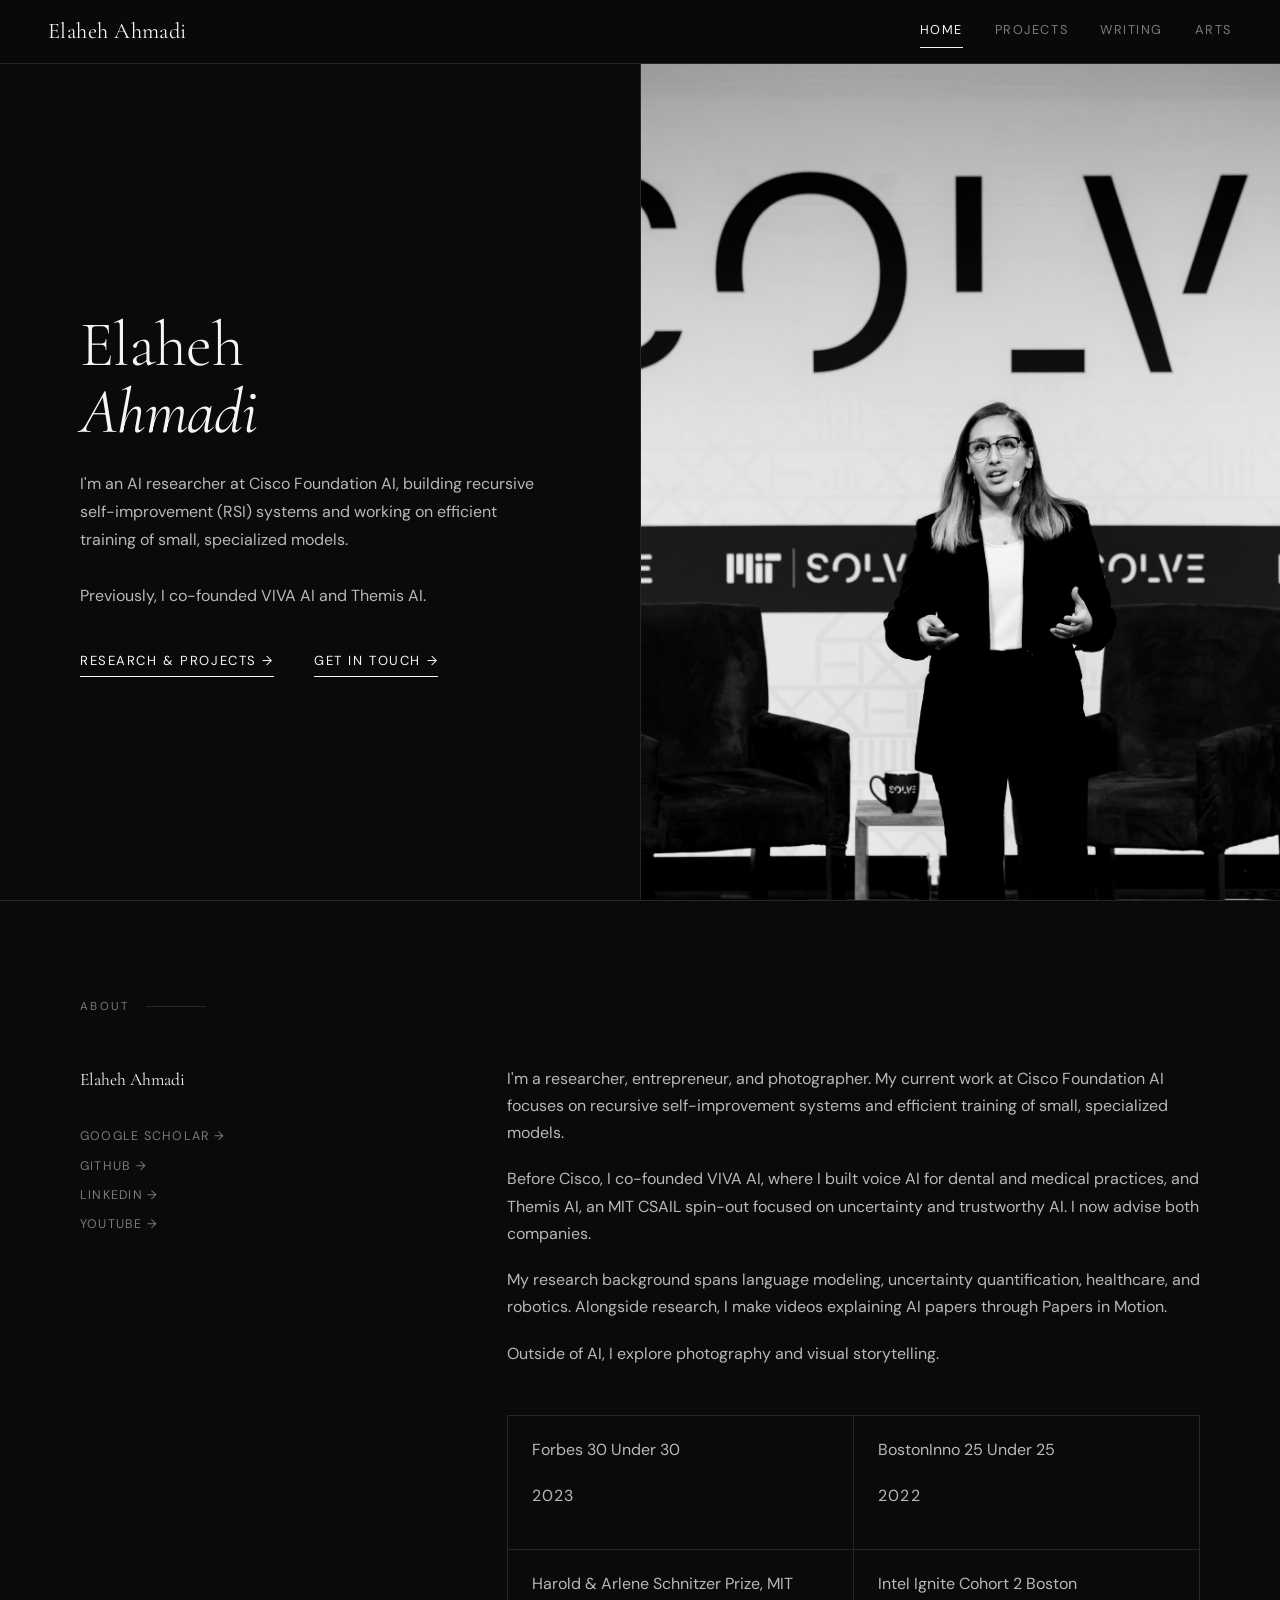
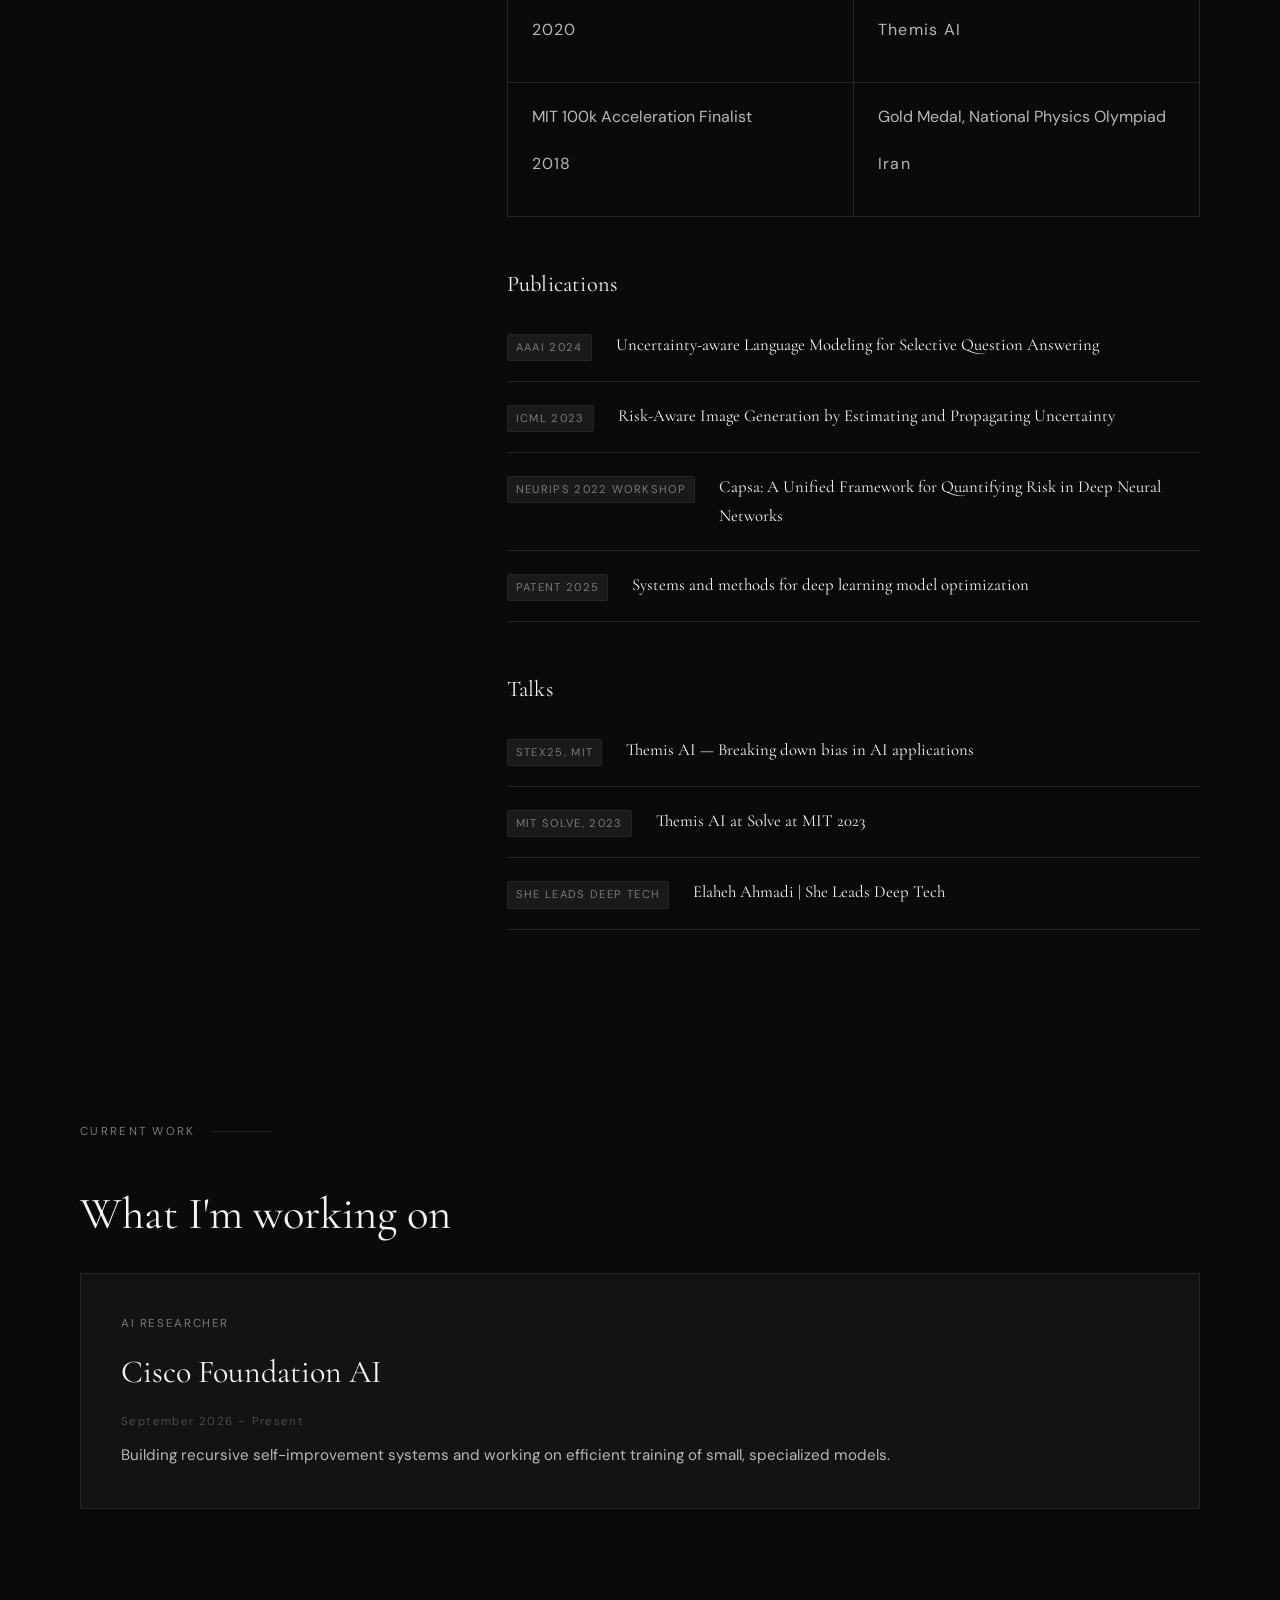
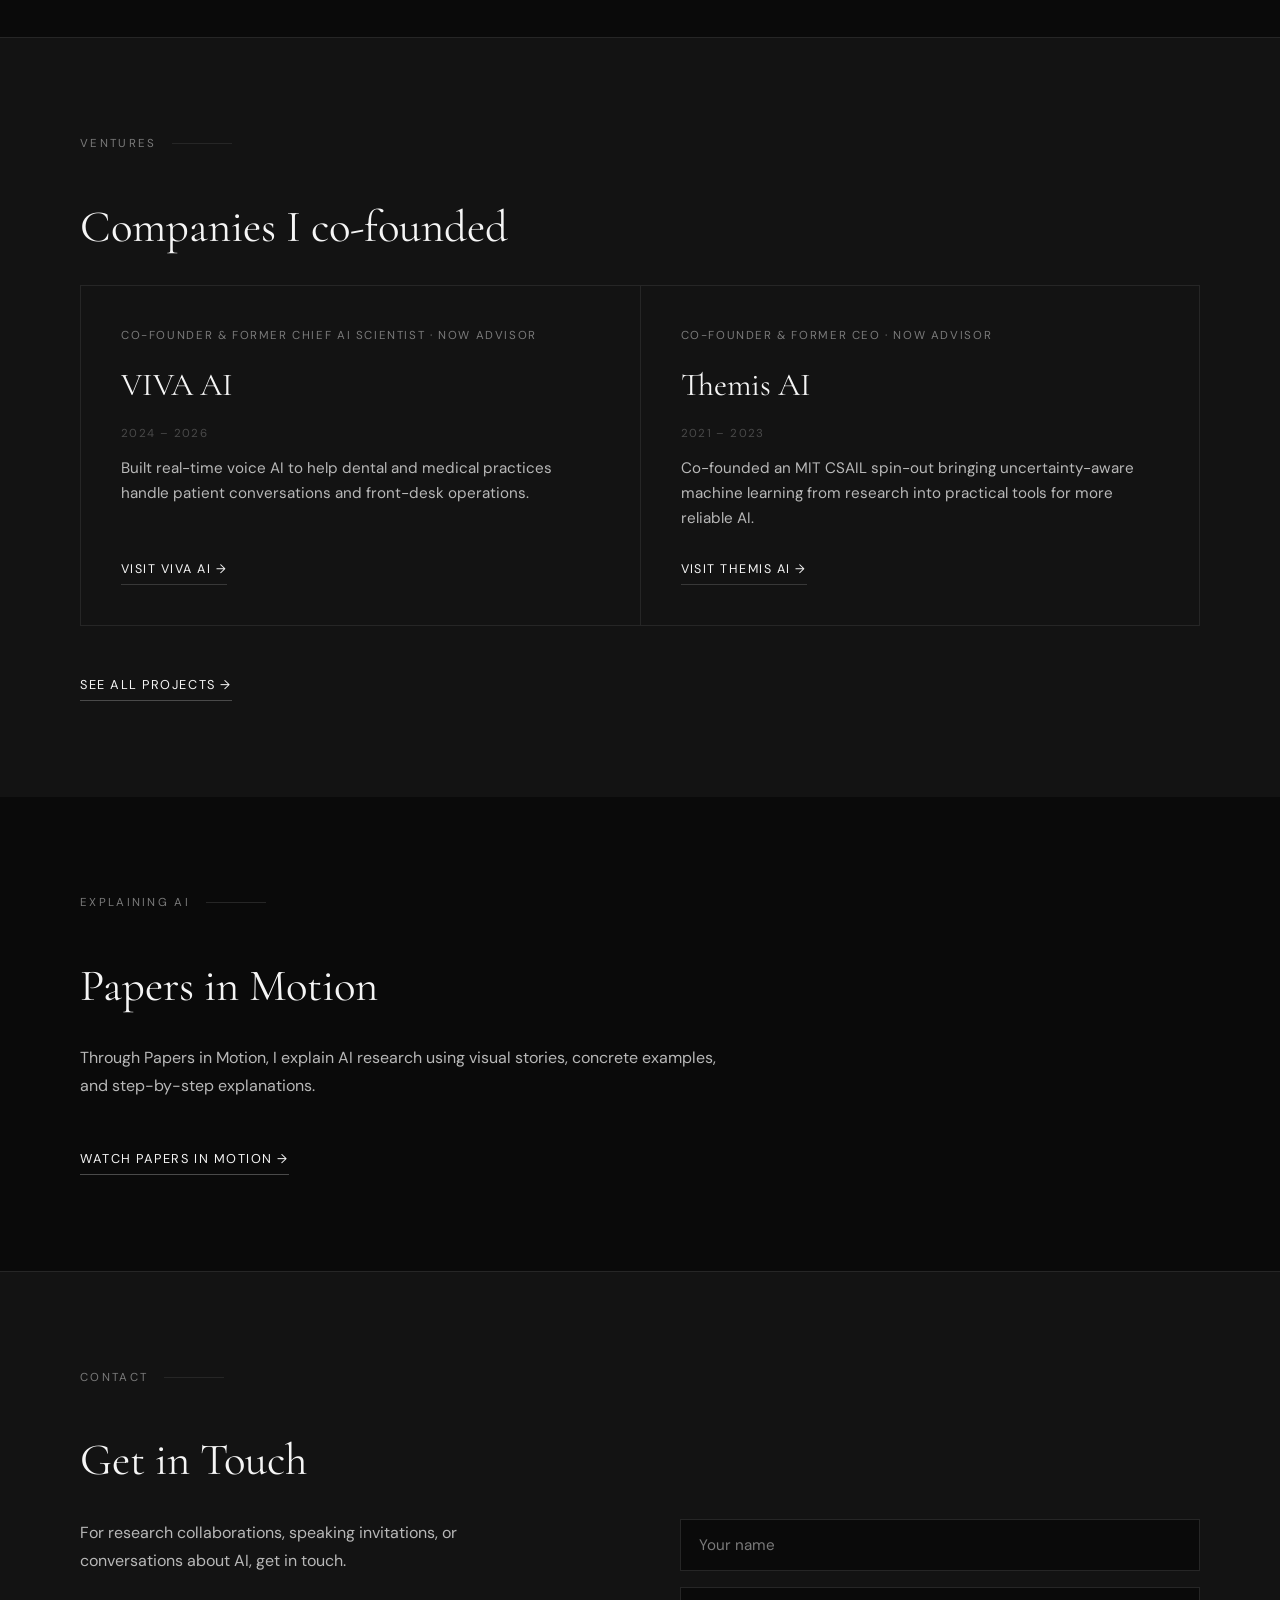
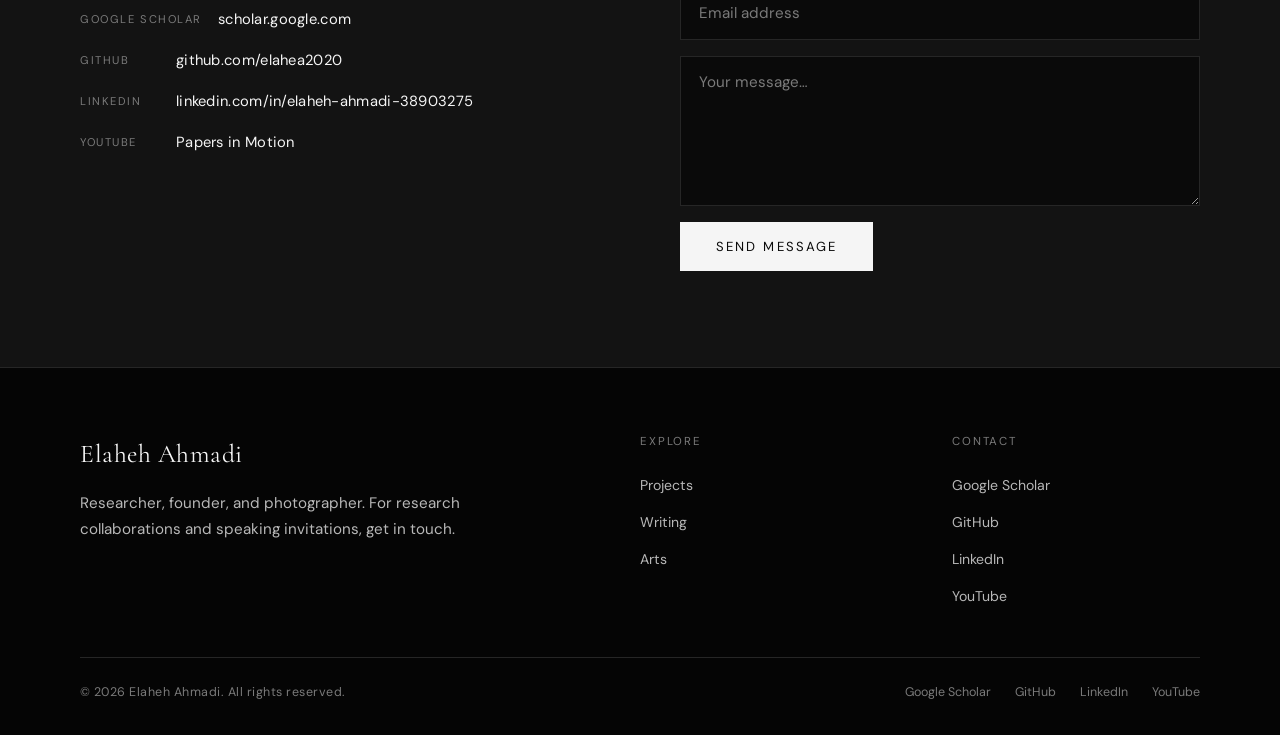
<file: index.html>
<!DOCTYPE html>
<html lang="en">
<head>
<meta charset="UTF-8">
<meta name="viewport" content="width=device-width, initial-scale=1.0">
<title>Elaheh Ahmadi | AI Researcher at Cisco Foundation AI</title>
<meta name="description" content="AI researcher at Cisco Foundation AI, building recursive self-improvement systems and working on efficient training of small, specialized models. Co-founder of VIVA AI and Themis AI.">
<meta property="og:type" content="website">
<meta property="og:title" content="Elaheh Ahmadi | AI Researcher at Cisco Foundation AI">
<meta property="og:description" content="AI researcher at Cisco Foundation AI, building recursive self-improvement systems and working on efficient training of small, specialized models. Co-founder of VIVA AI and Themis AI.">
<meta property="og:url" content="https://elahehahmadi.com/">
<meta property="og:image" content="https://elahehahmadi.com/assets/images/elahe-solve.jpg">
<meta name="twitter:card" content="summary_large_image">
<link rel="canonical" href="https://elahehahmadi.com/">
<link rel="preconnect" href="https://fonts.googleapis.com">
<link href="https://fonts.googleapis.com/css2?family=Cormorant+Garamond:ital,wght@0,300;0,400;0,500;1,300;1,400&family=DM+Sans:wght@300;400;500&display=swap" rel="stylesheet">
<link rel="stylesheet" href="assets/css/style.css?v=3">
</head>
<body data-page="home">

<nav>
  <a class="nav-logo" href="index.html">Elaheh Ahmadi</a>
  <ul class="nav-links">
    <li><a href="index.html" class="active">Home</a></li>
    <li><a href="projects.html">Projects</a></li>
    <li><a href="blogs.html">Writing</a></li>
    <li><a href="arts.html">Arts</a></li>
  </ul>
  <button class="nav-mobile-toggle" onclick="toggleMobileNav()">☰</button>
</nav>

<div class="hero">
  <div class="hero-text">
    <p class="hero-eyebrow" id="heroRoles"></p>
    <h1 class="hero-name">Elaheh<br><em>Ahmadi</em></h1>
    <p class="hero-desc">I'm an AI researcher at Cisco Foundation AI, building recursive self-improvement (RSI) systems and working on efficient training of small, specialized models.<br><br>Previously, I co-founded VIVA AI and Themis AI.</p>
    <div style="display:flex;flex-wrap:wrap;gap:1.25rem 2.5rem;">
      <a class="hero-cta" href="projects.html">Research &amp; Projects &rarr;</a>
      <a class="hero-cta" href="#contact">Get in Touch &rarr;</a>
    </div>
  </div>
  <div class="hero-image">
    <img src="assets/images/elahe-solve.jpg" alt="Elaheh Ahmadi">
  </div>
</div>

<section id="about">
  <p class="section-label">About</p>
  <div class="about-grid">
    <div class="about-sidebar">
      <p class="about-sidebar-name">Elaheh Ahmadi</p>
      <p class="about-sidebar-role" id="aboutRoles"></p>
      <div class="about-links" id="aboutLinks"></div>
    </div>
    <div class="about-content">
      <div id="aboutBio"></div>
      <div class="awards-grid" id="awardsGrid"></div>
      <h3 class="subsection-label">Publications</h3>
      <div class="pubs-list" id="pubsList"></div>
      <h3 class="subsection-label">Talks</h3>
      <div class="pubs-list" id="talksList"></div>
    </div>
  </div>
</section>

<section id="current">
  <p class="section-label">Current Work</p>
  <h2 class="section-title">What I'm working on</h2>
  <div class="ventures-grid" id="currentGrid" style="grid-template-columns:1fr;"></div>
</section>

<section id="ventures">
  <p class="section-label">Ventures</p>
  <h2 class="section-title">Companies I co-founded</h2>
  <div class="ventures-grid" id="venturesGrid"></div>
  <a class="section-cta" href="projects.html">See all projects &rarr;</a>
</section>

<section id="explaining">
  <p class="section-label" id="explainingLabel">Explaining AI</p>
  <h2 class="section-title" id="explainingTitle">Papers in Motion</h2>
  <p class="contact-desc" id="explainingDesc" style="max-width:640px;"></p>
  <a class="section-cta" id="explainingCta" href="#" target="_blank" rel="noopener"></a>
</section>

<!--
<section id="education">
  <p class="section-label">Education</p>
  <h2 class="section-title">Learning Resources</h2>
  <div class="edu-grid" id="eduGrid"></div>
</section>
-->

<section id="contact">
  <p class="section-label">Contact</p>
  <h2 class="section-title">Get in Touch</h2>
  <div class="contact-grid">
    <div class="contact-intro" style="min-width:0;">
      <p class="contact-desc">For research collaborations, speaking invitations, or conversations about AI, get in touch.</p>
      <div class="contact-links" id="contactLinks"></div>
    </div>
    <form class="contact-form" id="contactForm">
      <input type="text" name="name" placeholder="Your name" required>
      <input type="email" name="email" placeholder="Email address" required>
      <textarea name="message" placeholder="Your message…" required></textarea>
      <button type="submit" class="contact-submit">Send Message</button>
    </form>
  </div>
</section>

<footer>
  <div class="footer-grid">
    <div class="footer-brand">
      <a class="nav-logo" href="index.html">Elaheh Ahmadi</a>
      <p>Researcher, founder, and photographer. For research collaborations and speaking invitations, get in touch.</p>
    </div>
    <div class="footer-col">
      <h4>Explore</h4>
      <ul>
        <li><a href="projects.html">Projects</a></li>
        <li><a href="blogs.html">Writing</a></li>
        <li><a href="arts.html">Arts</a></li>
      </ul>
    </div>
    <div class="footer-col">
      <h4>Contact</h4>
      <ul id="footerContact"></ul>
    </div>
  </div>
  <div class="footer-bottom">
    <p>© <span id="footerYear"></span> Elaheh Ahmadi. All rights reserved.</p>
    <div class="footer-links" id="footerLinks"></div>
  </div>
</footer>

<script src="assets/js/main.js?v=3"></script>
</body>
</html>
</file>
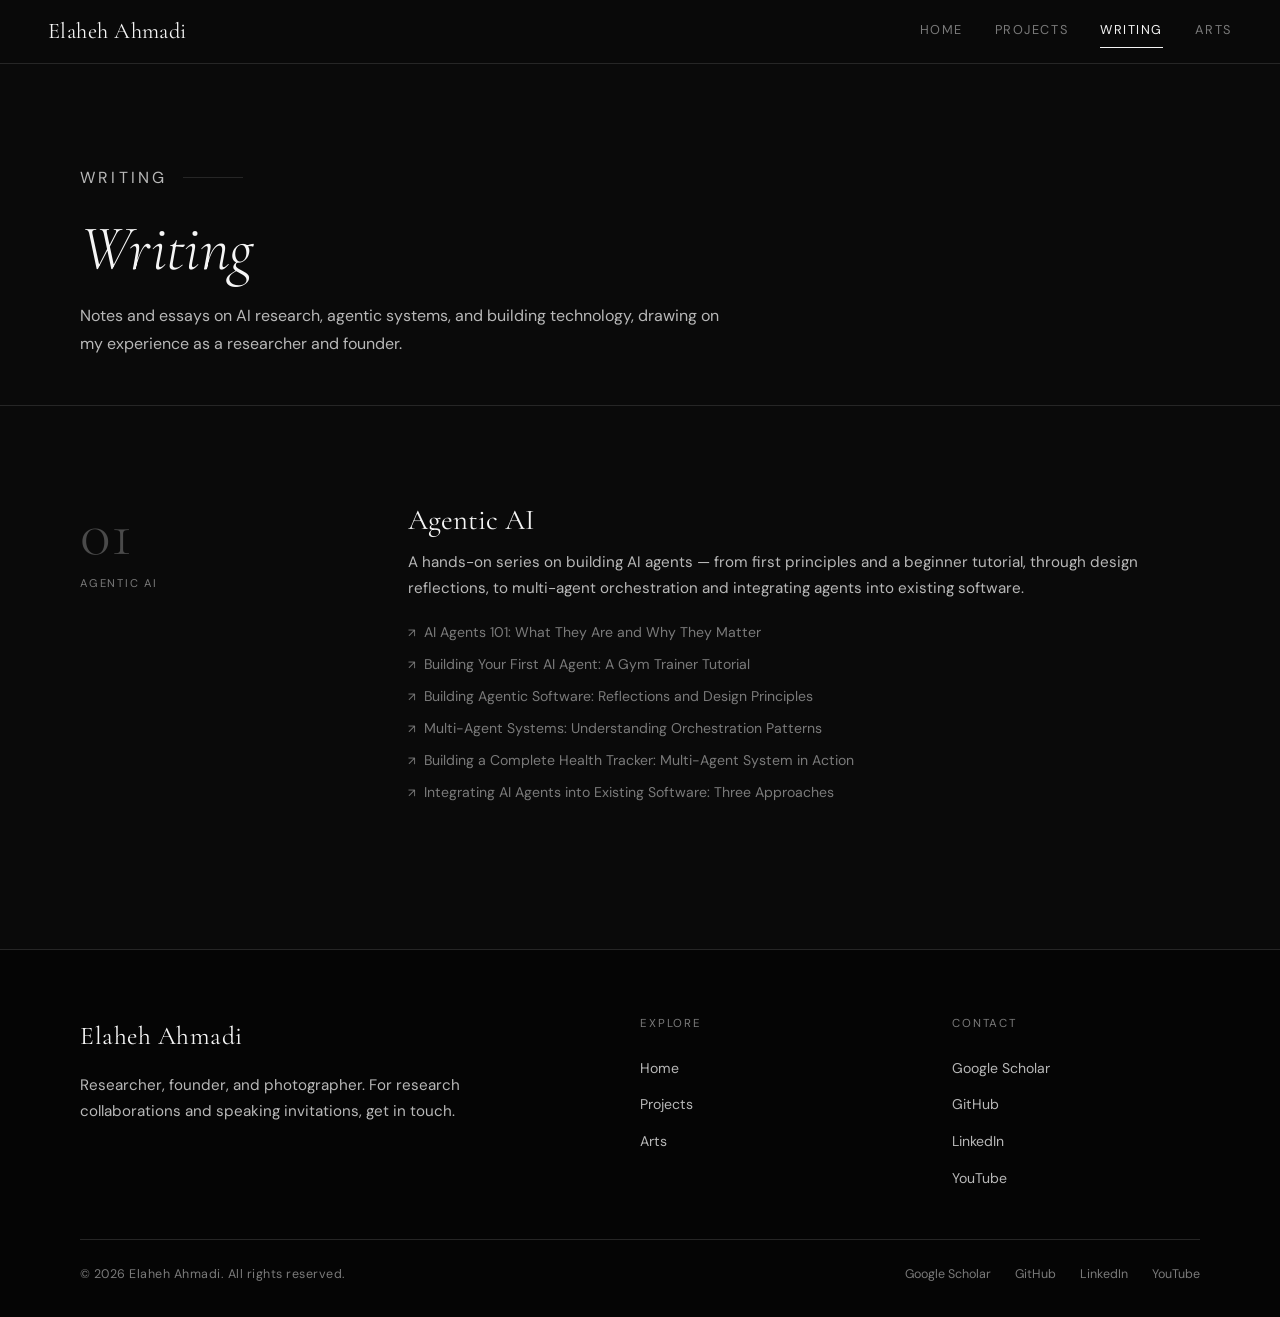
<file: blogs.html>
<!DOCTYPE html>
<html lang="en">
<head>
<meta charset="UTF-8">
<meta name="viewport" content="width=device-width, initial-scale=1.0">
<title>Writing | Elaheh Ahmadi</title>
<meta name="description" content="Notes and essays on AI research, agentic systems, and building technology.">
<meta property="og:type" content="website">
<meta property="og:title" content="Writing | Elaheh Ahmadi">
<meta property="og:description" content="Notes and essays on AI research, agentic systems, and building technology.">
<meta property="og:url" content="https://elahehahmadi.com/blogs.html">
<meta property="og:image" content="https://elahehahmadi.com/assets/images/elahe-solve.jpg">
<meta name="twitter:card" content="summary_large_image">
<link rel="canonical" href="https://elahehahmadi.com/blogs.html">
<link rel="preconnect" href="https://fonts.googleapis.com">
<link href="https://fonts.googleapis.com/css2?family=Cormorant+Garamond:ital,wght@0,300;0,400;0,500;1,300;1,400&family=DM+Sans:wght@300;400;500&display=swap" rel="stylesheet">
<link rel="stylesheet" href="assets/css/style.css?v=3">
</head>
<body data-page="blogs">

<nav>
  <a class="nav-logo" href="index.html">Elaheh Ahmadi</a>
  <ul class="nav-links">
    <li><a href="index.html">Home</a></li>
    <li><a href="projects.html">Projects</a></li>
    <li><a href="blogs.html" class="active">Writing</a></li>
    <li><a href="arts.html">Arts</a></li>
  </ul>
  <button class="nav-mobile-toggle" onclick="toggleMobileNav()">☰</button>
</nav>

<header class="page-header">
  <p class="section-label">Writing</p>
  <h1><em>Writing</em></h1>
  <p>Notes and essays on AI research, agentic systems, and building technology, drawing on my experience as a researcher and founder.</p>
</header>

<section id="articles">
  <div class="series-list" id="seriesList"></div>
</section>

<footer>
  <div class="footer-grid">
    <div class="footer-brand">
      <a class="nav-logo" href="index.html">Elaheh Ahmadi</a>
      <p>Researcher, founder, and photographer. For research collaborations and speaking invitations, get in touch.</p>
    </div>
    <div class="footer-col">
      <h4>Explore</h4>
      <ul>
        <li><a href="index.html">Home</a></li>
        <li><a href="projects.html">Projects</a></li>
        <li><a href="arts.html">Arts</a></li>
      </ul>
    </div>
    <div class="footer-col">
      <h4>Contact</h4>
      <ul id="footerContact"></ul>
    </div>
  </div>
  <div class="footer-bottom">
    <p>© <span id="footerYear"></span> Elaheh Ahmadi. All rights reserved.</p>
    <div class="footer-links" id="footerLinks"></div>
  </div>
</footer>

<script src="assets/js/main.js?v=3"></script>
</body>
</html>
</file>
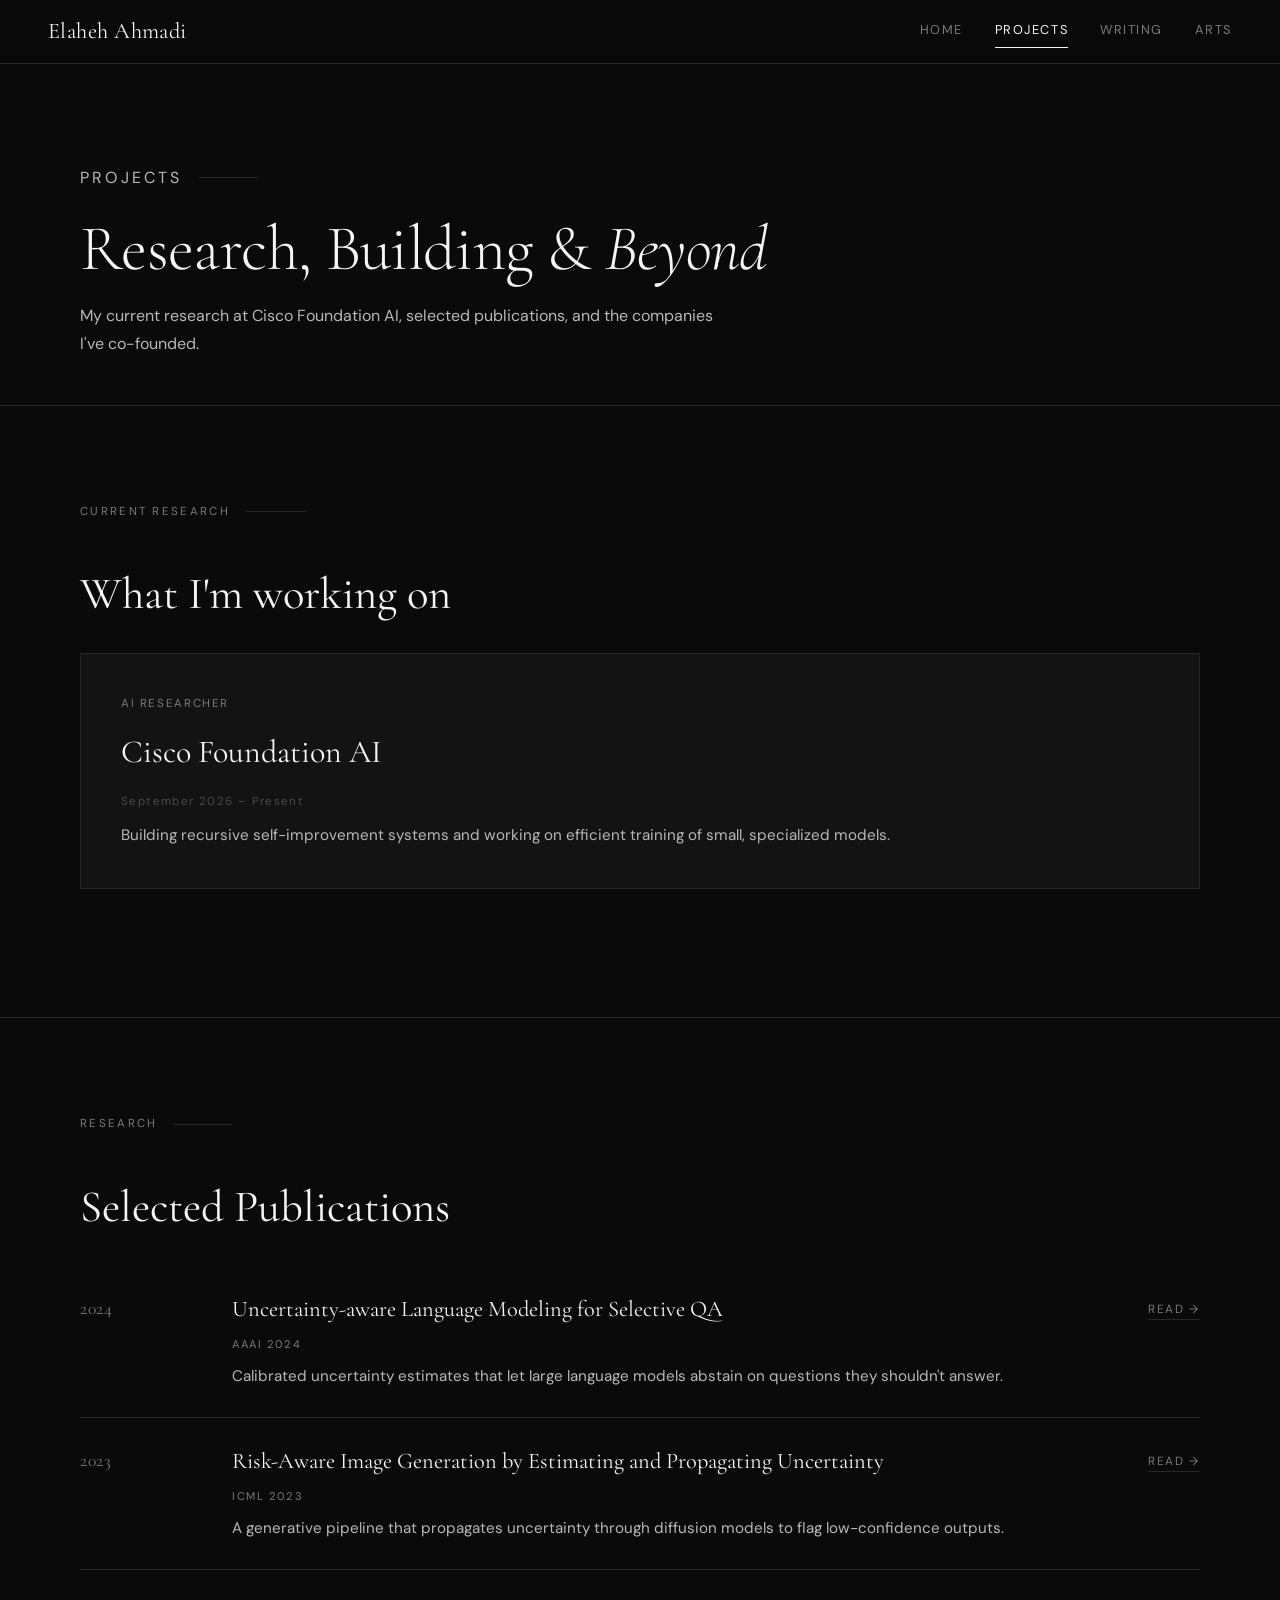
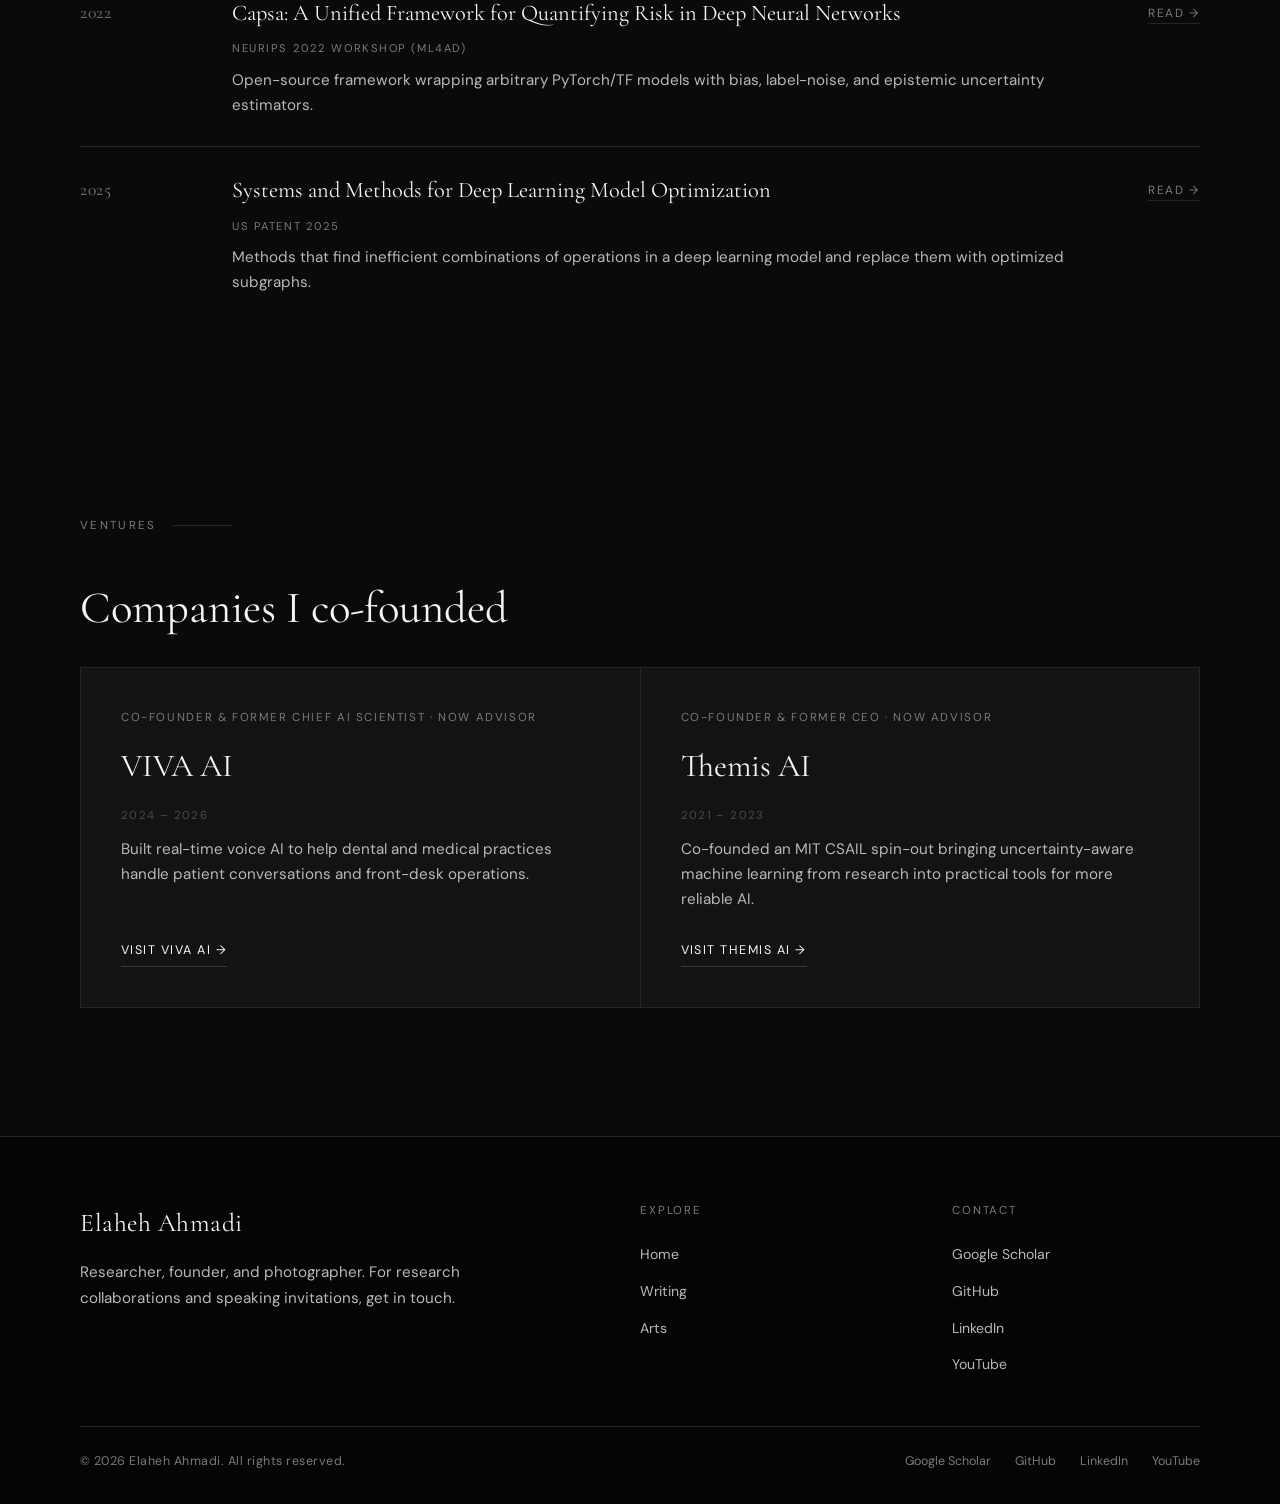
<file: projects.html>
<!DOCTYPE html>
<html lang="en">
<head>
<meta charset="UTF-8">
<meta name="viewport" content="width=device-width, initial-scale=1.0">
<title>Research &amp; Projects | Elaheh Ahmadi</title>
<meta name="description" content="My current research at Cisco Foundation AI, selected publications, and the companies I've co-founded.">
<meta property="og:type" content="website">
<meta property="og:title" content="Research &amp; Projects | Elaheh Ahmadi">
<meta property="og:description" content="My current research at Cisco Foundation AI, selected publications, and the companies I've co-founded.">
<meta property="og:url" content="https://elahehahmadi.com/projects.html">
<meta property="og:image" content="https://elahehahmadi.com/assets/images/elahe-solve.jpg">
<meta name="twitter:card" content="summary_large_image">
<link rel="canonical" href="https://elahehahmadi.com/projects.html">
<link rel="preconnect" href="https://fonts.googleapis.com">
<link href="https://fonts.googleapis.com/css2?family=Cormorant+Garamond:ital,wght@0,300;0,400;0,500;1,300;1,400&family=DM+Sans:wght@300;400;500&display=swap" rel="stylesheet">
<link rel="stylesheet" href="assets/css/style.css?v=3">
</head>
<body data-page="projects">

<nav>
  <a class="nav-logo" href="index.html">Elaheh Ahmadi</a>
  <ul class="nav-links">
    <li><a href="index.html">Home</a></li>
    <li><a href="projects.html" class="active">Projects</a></li>
    <li><a href="blogs.html">Writing</a></li>
    <li><a href="arts.html">Arts</a></li>
  </ul>
  <button class="nav-mobile-toggle" onclick="toggleMobileNav()">☰</button>
</nav>

<header class="page-header">
  <p class="section-label">Projects</p>
  <h1>Research, Building &amp; <em>Beyond</em></h1>
  <p>My current research at Cisco Foundation AI, selected publications, and the companies I've co-founded.</p>
</header>

<section id="projects-current">
  <p class="section-label">Current Research</p>
  <h2 class="section-title">What I'm working on</h2>
  <div class="ventures-grid" id="currentGrid" style="grid-template-columns:1fr;"></div>
</section>

<section id="projects-research">
  <p class="section-label">Research</p>
  <h2 class="section-title">Selected Publications</h2>
  <div class="project-list" id="researchList"></div>
</section>

<section id="projects-ventures">
  <p class="section-label">Ventures</p>
  <h2 class="section-title">Companies I co-founded</h2>
  <div class="ventures-grid" id="venturesGrid"></div>
</section>

<footer>
  <div class="footer-grid">
    <div class="footer-brand">
      <a class="nav-logo" href="index.html">Elaheh Ahmadi</a>
      <p>Researcher, founder, and photographer. For research collaborations and speaking invitations, get in touch.</p>
    </div>
    <div class="footer-col">
      <h4>Explore</h4>
      <ul>
        <li><a href="index.html">Home</a></li>
        <li><a href="blogs.html">Writing</a></li>
        <li><a href="arts.html">Arts</a></li>
      </ul>
    </div>
    <div class="footer-col">
      <h4>Contact</h4>
      <ul id="footerContact"></ul>
    </div>
  </div>
  <div class="footer-bottom">
    <p>© <span id="footerYear"></span> Elaheh Ahmadi. All rights reserved.</p>
    <div class="footer-links" id="footerLinks"></div>
  </div>
</footer>

<script src="assets/js/main.js?v=3"></script>
</body>
</html>
</file>
<file: assets/css/style.css>
:root {
  --bg: #0a0a0a;
  --bg-alt: #131313;
  --bg-elev: #1a1a1a;
  --bg-card: #161616;
  --line: #262626;
  --line-strong: #383838;
  --text: #f5f5f5;
  --text-mute: #b8b8b8;
  --text-dim: #7a7a7a;
  --text-faint: #4a4a4a;
  --accent: #ffffff;
}

* { margin: 0; padding: 0; box-sizing: border-box; }
html { scroll-behavior: smooth; }

body {
  font-family: 'DM Sans', sans-serif;
  background: var(--bg);
  color: var(--text);
  font-size: 16px;
  line-height: 1.7;
  -webkit-font-smoothing: antialiased;
}

a { color: inherit; }

/* NAV */
nav {
  position: fixed; top: 0; left: 0; right: 0; z-index: 100;
  background: rgba(10,10,10,0.85);
  backdrop-filter: blur(14px);
  border-bottom: 1px solid var(--line);
  padding: 0 3rem;
  height: 64px;
  display: flex; align-items: center; justify-content: space-between;
}
.nav-logo {
  font-family: 'Cormorant Garamond', serif;
  font-size: 1.4rem; font-weight: 400; letter-spacing: 0.02em;
  color: var(--text); text-decoration: none;
}
.nav-links { display: flex; gap: 2rem; list-style: none; }
.nav-links a {
  font-size: 0.8rem; letter-spacing: 0.12em; text-transform: uppercase;
  color: var(--text-dim); text-decoration: none; font-weight: 400;
  transition: color 0.2s;
}
.nav-links a:hover { color: var(--text); }
.nav-links a.active { color: var(--text); }
.nav-links a.active::after {
  content: ''; display: block; height: 1px; background: var(--text);
  margin-top: 4px;
}
.nav-mobile-toggle { display: none; background: none; border: none; font-size: 1.25rem; color: var(--text); cursor: pointer; }

/* HERO */
.hero {
  min-height: 100vh;
  display: grid; grid-template-columns: 1fr 1fr;
  padding-top: 64px;
}
.hero-text {
  display: flex; flex-direction: column; justify-content: center;
  padding: 5rem 4rem 5rem 5rem;
  background: var(--bg);
}
.hero-eyebrow {
  font-size: 0.78rem; letter-spacing: 0.16em; text-transform: uppercase;
  color: var(--text-dim); margin-bottom: 1.5rem;
}
.hero-name {
  font-family: 'Cormorant Garamond', serif;
  font-size: clamp(3rem, 5vw, 5.5rem);
  font-weight: 300; line-height: 1.05;
  color: var(--text); margin-bottom: 1.5rem;
  letter-spacing: -0.01em;
}
.hero-name em { font-style: italic; color: var(--text); font-weight: 400; }
.hero-desc {
  font-size: 1rem; color: var(--text-mute);
  max-width: 460px; line-height: 1.75;
  margin-bottom: 2.5rem;
}
.hero-cta {
  display: inline-flex; align-items: center; gap: 0.75rem;
  font-size: 0.82rem; letter-spacing: 0.12em; text-transform: uppercase;
  color: var(--text); text-decoration: none;
  border-bottom: 1px solid var(--text); padding-bottom: 4px;
  width: fit-content; transition: gap 0.3s;
}
.hero-cta:hover { gap: 1.25rem; }
.hero-image {
  background: var(--bg-alt);
  position: relative; overflow: hidden;
  border-left: 1px solid var(--line);
}
.hero-image img { width: 100%; height: 100%; object-fit: cover; filter: grayscale(1) contrast(1.05); }
.hero-image-placeholder {
  width: 100%; height: 100%;
  background:
    radial-gradient(circle at 30% 30%, #2a2a2a 0%, transparent 55%),
    linear-gradient(145deg, #1a1a1a 0%, #0a0a0a 100%);
  display: flex; align-items: center; justify-content: center;
  min-height: 400px;
}
.hero-image-placeholder span {
  font-family: 'Cormorant Garamond', serif;
  font-size: 8rem; color: rgba(245,245,245,0.08); font-weight: 300;
}

/* PAGE HEADER (sub-pages) */
.page-header {
  padding: 9rem 5rem 3rem;
  border-bottom: 1px solid var(--line);
}
.page-header .section-label { margin-bottom: 1.5rem; }
.page-header h1 {
  font-family: 'Cormorant Garamond', serif;
  font-size: clamp(2.5rem, 5vw, 4.5rem);
  font-weight: 300; line-height: 1.05; color: var(--text);
  letter-spacing: -0.01em;
}
.page-header h1 em { font-style: italic; }
.page-header p {
  color: var(--text-mute); max-width: 640px;
  margin-top: 1.25rem; font-size: 1rem;
}

/* SECTIONS */
section { padding: 6rem 5rem; }
.section-label {
  font-size: 0.72rem; letter-spacing: 0.2em; text-transform: uppercase;
  color: var(--text-dim); margin-bottom: 3rem;
  display: flex; align-items: center; gap: 1rem;
}
.section-label::after {
  content: ''; flex: 1; max-width: 60px;
  height: 1px; background: var(--line);
}
.section-title {
  font-family: 'Cormorant Garamond', serif;
  font-size: clamp(2rem, 3.5vw, 3.2rem);
  font-weight: 400; line-height: 1.15;
  color: var(--text); margin-bottom: 2rem;
}

/* ABOUT */
#about { background: var(--bg); border-top: 1px solid var(--line); }
.about-grid {
  display: grid; grid-template-columns: 1fr 2fr;
  gap: 5rem; align-items: start;
}
.about-sidebar-name {
  font-family: 'Cormorant Garamond', serif;
  font-size: 1.1rem; color: var(--text); margin-bottom: 0.5rem;
}
.about-sidebar-role { font-size: 0.85rem; color: var(--text-mute); line-height: 1.6; margin-bottom: 2rem; }
.about-links { display: flex; flex-direction: column; gap: 0.5rem; }
.about-links a {
  font-size: 0.78rem; letter-spacing: 0.1em; text-transform: uppercase;
  color: var(--text-dim); text-decoration: none; transition: color 0.2s;
}
.about-links a:hover { color: var(--text); }
.about-content p { color: var(--text-mute); margin-bottom: 1.2rem; font-size: 1rem; }

.awards-grid {
  display: grid; grid-template-columns: 1fr 1fr;
  gap: 1px; background: var(--line);
  margin-top: 3rem; border: 1px solid var(--line);
}
.award-item { background: var(--bg); padding: 1.25rem 1.5rem; }
.award-title { font-size: 0.92rem; color: var(--text); margin-bottom: 0.25rem; }
.award-year { font-size: 0.75rem; color: var(--text-dim); letter-spacing: 0.08em; }

.subsection-label {
  font-family: 'Cormorant Garamond', serif;
  font-size: 1.4rem; font-weight: 400; color: var(--text);
  margin-top: 3rem; margin-bottom: 0.5rem;
  letter-spacing: 0.01em;
}
.subsection-label + .pubs-list { margin-top: 0; }
.pubs-list { margin-top: 2rem; }
.pub-item {
  padding: 1.25rem 0; border-bottom: 1px solid var(--line);
  display: grid; grid-template-columns: auto 1fr;
  gap: 1.5rem; align-items: start;
}
.pub-venue {
  font-size: 0.7rem; letter-spacing: 0.12em; text-transform: uppercase;
  color: var(--text-dim); background: var(--bg-elev);
  padding: 3px 8px; border-radius: 2px; white-space: nowrap; margin-top: 3px;
  border: 1px solid var(--line);
}
.pub-title a {
  font-family: 'Cormorant Garamond', serif; font-size: 1.05rem;
  color: var(--text); text-decoration: none; transition: opacity 0.2s;
}
.pub-title a:hover { opacity: 0.7; }

/* VENTURES PREVIEW (landing) */
#ventures { background: var(--bg-alt); border-top: 1px solid var(--line); }
.ventures-grid {
  display: grid; grid-template-columns: 1fr 1fr;
  gap: 1px; background: var(--line);
  border: 1px solid var(--line); margin-bottom: 2rem;
}
.venture-card {
  background: var(--bg-alt); padding: 2.5rem;
  display: flex; flex-direction: column; gap: 0.75rem;
}
.venture-role { font-size: 0.72rem; letter-spacing: 0.14em; text-transform: uppercase; color: var(--text-dim); }
.venture-name {
  font-family: 'Cormorant Garamond', serif;
  font-size: 2rem; color: var(--text); font-weight: 400;
}
.venture-tag { color: var(--text-mute); font-size: 0.95rem; line-height: 1.65; }
.venture-link {
  margin-top: auto; padding-top: 1rem;
  font-size: 0.78rem; letter-spacing: 0.12em; text-transform: uppercase;
  color: var(--text); text-decoration: none;
  border-bottom: 1px solid var(--line-strong); padding-bottom: 4px;
  width: fit-content; transition: border-color 0.2s;
}
.venture-link:hover { border-color: var(--text); }
.venture-year { font-size: 0.72rem; letter-spacing: 0.12em; color: var(--text-faint); }

.section-cta {
  display: inline-flex; align-items: center; gap: 0.6rem;
  font-size: 0.8rem; letter-spacing: 0.12em; text-transform: uppercase;
  color: var(--text); text-decoration: none;
  border-bottom: 1px solid var(--text-faint); padding-bottom: 4px;
  margin-top: 1rem; transition: gap 0.3s;
}
.section-cta:hover { gap: 1.1rem; }

/* PHOTOGRAPHY */
#art { background: var(--bg); padding-top: 2rem; }
#artProjects { background: var(--bg); padding-bottom: 1rem; }
.art-section-head { margin-bottom: 2.5rem; }
.art-section-note { color: var(--text-dim); font-size: 0.86rem; margin-top: 0.3rem; }

/* Featured art project card */
.project-cards { display: flex; flex-direction: column; gap: 2rem; }
.art-project {
  display: grid; grid-template-columns: 1.05fr 1fr; align-items: stretch;
  border: 1px solid var(--line); background: var(--bg-card);
  text-decoration: none; color: inherit; overflow: hidden;
  transition: border-color 0.3s, transform 0.4s cubic-bezier(.2,.8,.2,1);
}
.art-project:hover { border-color: var(--line-strong); transform: translateY(-3px); }
.art-project .cover { position: relative; overflow: hidden; min-height: 340px; background: var(--bg-elev); }
.art-project .cover img {
  position: absolute; inset: 0; width: 100%; height: 100%; object-fit: cover;
  filter: grayscale(1) contrast(1.05); transition: transform 0.7s cubic-bezier(.2,.8,.2,1);
}
.art-project:hover .cover img { transform: scale(1.04); }
.art-project .cover::after {
  content: ""; position: absolute; inset: 0;
  background: linear-gradient(90deg, rgba(10,10,10,0) 55%, rgba(22,22,22,0.9) 100%);
}
.art-project .body { padding: 2.6rem 2.4rem; display: flex; flex-direction: column; justify-content: center; }
.art-project .eyebrow {
  font-size: 0.66rem; letter-spacing: 0.24em; text-transform: uppercase; color: var(--text-dim);
  display: flex; gap: 0.7rem; align-items: center;
}
.art-project .eyebrow .year { color: var(--text-faint); }
.art-project h3 {
  font-family: 'Cormorant Garamond', serif; font-weight: 400; font-size: 2.7rem;
  line-height: 1.05; margin: 0.5rem 0 0.4rem;
}
.art-project .tagline {
  font-family: 'Cormorant Garamond', serif; font-style: italic;
  font-size: 1.12rem; color: var(--text-mute); margin-bottom: 1rem;
}
.art-project .excerpt { font-size: 0.9rem; color: var(--text-mute); line-height: 1.75; }
.art-project .enter {
  margin-top: 1.6rem; font-size: 0.7rem; letter-spacing: 0.2em; text-transform: uppercase;
  color: var(--text); display: inline-flex; align-items: center; gap: 0.6rem;
}
.art-project .enter .arw { transition: transform 0.3s; }
.art-project:hover .enter .arw { transform: translateX(6px); }
/* Polaroid pile wall (arts landing) */
.pile-wall { display: grid; grid-template-columns: repeat(3, 1fr); gap: 3.5rem 2.5rem; }
.pile-wall[hidden], .group-detail[hidden] { display: none; }
.pile { position: relative; height: 340px; cursor: pointer; transition: transform 0.4s cubic-bezier(.2,.8,.2,1); }
.pile:hover { transform: translateY(-6px); }
.pile-stage { position: absolute; inset: 0; }
.polaroid {
  position: absolute; background: #f4f2ec; padding: 8px 8px 30px;
  box-shadow: 0 12px 30px rgba(0,0,0,0.62);
  transform: translate(-50%,-50%) rotate(var(--r));
  transition: transform 0.55s cubic-bezier(.2,.8,.2,1), box-shadow 0.4s;
}
.polaroid img { display: block; width: 100%; object-fit: cover; filter: contrast(1.03); }
.polaroid .pcap {
  position: absolute; left: 0; right: 0; bottom: 6px; text-align: center;
  font-family: 'Caveat', cursive; font-size: 1rem; color: #2a2a2a; line-height: 1;
  padding: 0 8px; white-space: nowrap; overflow: hidden; text-overflow: ellipsis;
}
.pile:hover .polaroid {
  transform: translate(-50%,-50%) translate(var(--sx),var(--sy)) rotate(var(--sr));
  box-shadow: 0 18px 42px rgba(0,0,0,0.72);
}
.pile-label { position: absolute; left: 0; right: 0; bottom: -8px; z-index: 30; text-align: center; pointer-events: none; }
.pile-label .name {
  font-family: 'Cormorant Garamond', serif; font-size: 1.85rem; letter-spacing: 0.02em;
  display: inline-block; padding: 0.05rem 0.9rem; background: rgba(10,10,10,0.55);
  backdrop-filter: blur(4px); border-radius: 2px;
}
.pile-label .count { display: block; font-size: 0.66rem; letter-spacing: 0.2em; text-transform: uppercase; color: var(--text-dim); margin-top: 0.4rem; }

/* Group detail (expanded set) */
.group-detail-head {
  display: flex; align-items: baseline; justify-content: space-between; gap: 1rem; flex-wrap: wrap;
  border-bottom: 1px solid var(--line); padding-bottom: 1.4rem; margin-bottom: 2.2rem;
}
.group-detail-title { font-family: 'Cormorant Garamond', serif; font-weight: 400; font-size: 2.6rem; }
.group-detail-title .sub { display: block; font-family: 'DM Sans', sans-serif; font-size: 0.72rem; letter-spacing: 0.2em; text-transform: uppercase; color: var(--text-dim); margin-top: 0.3rem; }
.group-back {
  background: transparent; border: 1px solid var(--line-strong); color: var(--text-mute);
  padding: 0.5rem 1.2rem; border-radius: 2px; font-family: 'DM Sans', sans-serif; font-size: 0.82rem;
  letter-spacing: 0.05em; cursor: pointer; transition: all 0.2s;
}
.group-back:hover { color: var(--text); border-color: var(--text); }
.photo-grid { columns: 3; gap: 12px; }
.photo-item {
  break-inside: avoid; margin-bottom: 12px;
  position: relative; overflow: hidden; cursor: pointer;
  background: var(--bg-elev);
  border: 1px solid var(--line);
}
.photo-item img { width: 100%; display: block; transition: transform 0.5s; filter: contrast(1.03); }
.photo-item:hover img { transform: scale(1.03); }
.photo-placeholder {
  display: flex; align-items: center; justify-content: center;
  font-family: 'Cormorant Garamond', serif; color: var(--text-dim);
  font-size: 0.9rem; font-style: italic; letter-spacing: 0.04em;
  min-height: 200px;
}
.photo-caption {
  position: absolute; bottom: 0; left: 0; right: 0;
  background: linear-gradient(transparent, rgba(0,0,0,0.85));
  padding: 2rem 1rem 0.85rem;
  opacity: 0; transition: opacity 0.3s;
}
.photo-item:hover .photo-caption { opacity: 1; }
.photo-caption span { font-size: 0.8rem; color: #f5f5f5; letter-spacing: 0.04em; }

/* ARTICLES */
#articles { background: var(--bg); }
.series-list { display: flex; flex-direction: column; gap: 3rem; }
.series-item {
  display: grid; grid-template-columns: 280px 1fr;
  gap: 3rem; align-items: start;
  padding-bottom: 3rem; border-bottom: 1px solid var(--line);
}
.series-item:last-child { border-bottom: none; }
.series-number {
  font-family: 'Cormorant Garamond', serif;
  font-size: 4rem; font-weight: 300; color: var(--text-faint); line-height: 1; margin-bottom: 0.5rem;
}
.series-tag { font-size: 0.7rem; letter-spacing: 0.16em; text-transform: uppercase; color: var(--text-dim); }
.series-title {
  font-family: 'Cormorant Garamond', serif;
  font-size: 1.8rem; font-weight: 400; color: var(--text);
  margin-bottom: 0.75rem; line-height: 1.25;
}
.series-desc { font-size: 0.95rem; color: var(--text-mute); margin-bottom: 1.25rem; line-height: 1.7; }
.series-articles { display: flex; flex-direction: column; gap: 0.5rem; }
.article-link {
  font-size: 0.88rem; color: var(--text-dim); text-decoration: none;
  display: flex; align-items: center; gap: 0.5rem; transition: color 0.2s;
}
.article-link::before { content: '↗'; font-size: 0.75rem; }
.article-link:hover { color: var(--text); }

/* PROJECTS PAGE */
#projects-ventures, #projects-research { background: var(--bg); }
#projects-research { border-top: 1px solid var(--line); }
.project-list { display: flex; flex-direction: column; gap: 0; }
.project-row {
  display: grid; grid-template-columns: 120px 1fr auto;
  gap: 2rem; align-items: start;
  padding: 1.75rem 0; border-bottom: 1px solid var(--line);
}
.project-row:last-child { border-bottom: none; }
.project-row .year {
  font-family: 'Cormorant Garamond', serif;
  font-size: 1.1rem; color: var(--text-dim); letter-spacing: 0.04em;
}
.project-row .body h3 {
  font-family: 'Cormorant Garamond', serif;
  font-size: 1.4rem; color: var(--text); font-weight: 400;
  margin-bottom: 0.4rem; line-height: 1.3;
}
.project-row .body .venue {
  font-size: 0.7rem; letter-spacing: 0.14em; text-transform: uppercase;
  color: var(--text-dim); margin-bottom: 0.6rem; display: inline-block;
}
.project-row .body p { color: var(--text-mute); font-size: 0.95rem; line-height: 1.65; }
.project-row .link a {
  font-size: 0.74rem; letter-spacing: 0.14em; text-transform: uppercase;
  color: var(--text-dim); text-decoration: none; white-space: nowrap;
  border-bottom: 1px solid var(--line); padding-bottom: 2px; transition: color 0.2s, border-color 0.2s;
}
.project-row .link a:hover { color: var(--text); border-color: var(--text); }

/* CONTACT */
#contact { background: var(--bg-alt); border-top: 1px solid var(--line); }
.contact-grid {
  display: grid; grid-template-columns: 1fr 1fr;
  gap: 5rem; align-items: start;
}
.contact-desc { color: var(--text-mute); font-size: 1rem; line-height: 1.75; margin-bottom: 2rem; max-width: 480px; }
.contact-links { display: flex; flex-direction: column; gap: 1rem; }
.contact-link-row { display: flex; align-items: center; gap: 1rem; }
.contact-link-label {
  font-size: 0.7rem; letter-spacing: 0.14em; text-transform: uppercase;
  color: var(--text-dim); min-width: 80px;
}
.contact-link {
  font-size: 0.92rem; color: var(--text); text-decoration: none;
  letter-spacing: 0.02em; transition: opacity 0.2s;
}
.contact-link:hover { opacity: 0.65; }
.contact-form { display: flex; flex-direction: column; gap: 1rem; }
.contact-form input, .contact-form textarea {
  background: var(--bg); border: 1px solid var(--line);
  color: var(--text); padding: 0.95rem 1.1rem;
  font-family: 'DM Sans', sans-serif; font-size: 0.95rem;
  width: 100%; resize: vertical; transition: border-color 0.2s;
}
.contact-form input:focus, .contact-form textarea:focus { outline: none; border-color: var(--text); }
.contact-form input::placeholder, .contact-form textarea::placeholder { color: var(--text-dim); }
.contact-form textarea { min-height: 150px; }
.contact-submit {
  font-size: 0.82rem; letter-spacing: 0.16em; text-transform: uppercase;
  background: var(--text); color: var(--bg); border: none; padding: 1rem 2.25rem;
  font-family: 'DM Sans', sans-serif; cursor: pointer; align-self: flex-start;
  transition: background 0.2s, color 0.2s;
}
.contact-submit:hover { background: var(--text-mute); }
.contact-submit:disabled { opacity: 0.6; cursor: default; }
.form-success { color: var(--text); font-size: 0.95rem; padding: 1rem 0; line-height: 1.6; }

/* EDUCATION */
#education { background: var(--bg-alt); border-top: 1px solid var(--line); }
.edu-grid { display: grid; grid-template-columns: repeat(3, 1fr); gap: 1px; background: var(--line); border: 1px solid var(--line); }
.edu-card { background: var(--bg-alt); padding: 2.5rem 2rem; transition: background 0.3s; }
.edu-card:hover { background: var(--bg-elev); }
.edu-card a { text-decoration: none; color: inherit; display: block; }
.edu-icon {
  font-family: 'Cormorant Garamond', serif;
  font-size: 2.5rem; color: var(--text-dim); margin-bottom: 1rem; font-style: italic;
}
.edu-card-title { font-size: 1.05rem; color: var(--text); margin-bottom: 0.5rem; }
.edu-card-desc { font-size: 0.88rem; color: var(--text-mute); line-height: 1.6; }

/* FOOTER (contact + meta) */
footer {
  background: #050505; border-top: 1px solid var(--line);
  padding: 4rem 5rem 2rem;
}
.footer-grid {
  display: grid; grid-template-columns: 2fr 1fr 1fr;
  gap: 4rem; margin-bottom: 3rem;
}
.footer-brand .nav-logo {
  font-size: 1.6rem; display: inline-block; margin-bottom: 1rem;
}
.footer-brand p { color: var(--text-mute); font-size: 0.95rem; max-width: 380px; line-height: 1.7; }
.footer-col h4 {
  font-size: 0.72rem; letter-spacing: 0.16em; text-transform: uppercase;
  color: var(--text-dim); font-weight: 400; margin-bottom: 1.25rem;
}
.footer-col ul { list-style: none; display: flex; flex-direction: column; gap: 0.6rem; }
.footer-col a {
  font-size: 0.88rem; color: var(--text-mute); text-decoration: none;
  transition: color 0.2s;
}
.footer-col a:hover { color: var(--text); }
.footer-bottom {
  border-top: 1px solid var(--line);
  padding-top: 1.5rem;
  display: flex; justify-content: space-between; align-items: center;
}
.footer-bottom p { font-size: 0.78rem; color: var(--text-dim); letter-spacing: 0.04em; }
.footer-bottom .footer-links { display: flex; gap: 1.5rem; }
.footer-bottom .footer-links a { font-size: 0.78rem; color: var(--text-dim); text-decoration: none; transition: color 0.2s; }
.footer-bottom .footer-links a:hover { color: var(--text); }

/* LIGHTBOX */
.lightbox {
  display: none; position: fixed; inset: 0; z-index: 300;
  background: rgba(0,0,0,0.96); align-items: center;
  justify-content: center; flex-direction: column; gap: 1rem;
}
.lightbox.open { display: flex; }
.lightbox img { max-width: 85vw; max-height: 80vh; object-fit: contain; }
.lightbox-caption { color: var(--text-mute); font-size: 0.85rem; letter-spacing: 0.06em; }
.lightbox-close {
  position: absolute; top: 2rem; right: 2rem;
  color: var(--text); font-size: 2rem; cursor: pointer;
  background: none; border: none; font-family: 'DM Sans', sans-serif; line-height: 1;
}

/* ─── TRAPPED — VIRTUAL GALLERY ─────────────────────────────────────────── */
:root {
  --tg-wall: #18181c; --tg-wall-lit: #28282e; --tg-floor: #0b0b0d;
  --tg-line: #2a2a30; --tg-text: #f2f0ec; --tg-mute: #b3b0aa;
  --tg-dim: #6f6d68; --tg-brass: #c9b892;
}
body.gallery-mode { background: var(--tg-floor); color: var(--tg-text); overflow: hidden; height: 100%; }
html:has(body.gallery-mode) { height: 100%; }

.tg-hud {
  position: fixed; top: 0; left: 0; right: 0; z-index: 40;
  display: flex; align-items: center; justify-content: space-between;
  padding: 1.1rem 2.2rem; pointer-events: none;
  background: linear-gradient(180deg, rgba(8,8,10,0.85), rgba(8,8,10,0));
}
.tg-home {
  font-family: 'Cormorant Garamond', serif; font-size: 1rem; color: var(--tg-mute);
  pointer-events: auto; text-decoration: none; transition: color 0.2s;
}
.tg-home:hover { color: var(--tg-text); }
.tg-title { font-family: 'Cormorant Garamond', serif; font-size: 1.15rem; letter-spacing: 0.32em; text-transform: uppercase; }
.tg-prog { font-size: 0.68rem; letter-spacing: 0.18em; text-transform: uppercase; color: var(--tg-dim); min-width: 110px; text-align: right; }

/* statement */
.tg-statement {
  position: fixed; inset: 0; z-index: 30; display: flex; align-items: center;
  padding: 5rem 3rem 3rem; overflow-y: auto;
  background: radial-gradient(120% 80% at 50% -10%, var(--tg-wall-lit) 0%, var(--tg-wall) 42%, #101013 78%);
  transition: opacity 0.6s ease, visibility 0.6s;
}
.tg-statement.hidden { opacity: 0; visibility: hidden; }
.tg-statement-inner { max-width: 780px; margin: 0 auto; }
.tg-kicker { font-size: 0.72rem; letter-spacing: 0.32em; text-transform: uppercase; color: var(--tg-brass); }
.tg-statement h1 {
  font-family: 'Cormorant Garamond', serif; font-weight: 500;
  font-size: clamp(3.2rem, 8vw, 5.6rem); line-height: 0.98; margin: 0.4rem 0 0.3rem; letter-spacing: 0.02em;
}
.tg-tagline { font-family: 'Cormorant Garamond', serif; font-style: italic; font-size: 1.3rem; color: var(--tg-mute); margin-bottom: 1.8rem; }
.tg-memo p { font-size: 0.92rem; line-height: 1.8; color: var(--tg-mute); margin-bottom: 1.1rem; }
.tg-enter {
  margin-top: 1.6rem; background: transparent; border: 1px solid var(--tg-line);
  color: var(--tg-text); font-family: 'DM Sans', sans-serif; font-size: 0.72rem;
  letter-spacing: 0.22em; text-transform: uppercase; padding: 0.9rem 1.7rem;
  cursor: pointer; display: inline-flex; align-items: center; gap: 0.7rem; transition: all 0.25s;
}
.tg-enter:hover { background: var(--tg-text); color: #111; border-color: var(--tg-text); }
.tg-enter .arw { transition: transform 0.3s; }
.tg-enter:hover .arw { transform: translateX(5px); }

/* walls */
.tg-stage {
  position: fixed; inset: 0;
  background:
    radial-gradient(120% 75% at 50% -8%, var(--tg-wall-lit) 0%, var(--tg-wall) 44%, #101013 80%),
    linear-gradient(180deg, var(--tg-wall) 0 80vh, #101014 80vh 80.3vh, var(--tg-floor) 80.3vh 100%);
}
.tg-stage::after {
  content: ""; position: absolute; left: 0; right: 0; top: 80vh; height: 20vh;
  background: linear-gradient(180deg, rgba(255,255,255,0.04), rgba(255,255,255,0)); pointer-events: none;
}
.tg-room {
  position: absolute; inset: 0; display: flex; flex-direction: column;
  align-items: center; justify-content: center;
  opacity: 0; transform: scale(1.05); pointer-events: none;
  transition: opacity 0.55s ease, transform 0.55s cubic-bezier(.2,.8,.2,1);
}
.tg-room.active { opacity: 1; transform: scale(1); pointer-events: auto; }
.tg-hang { display: flex; flex-direction: column; align-items: center; justify-content: center; gap: clamp(2.4rem, 4.4vh, 4rem); max-width: 94vw; margin-top: -2vh; }
.tg-row { display: flex; align-items: flex-end; justify-content: center; gap: clamp(1.6rem, 3vw, 3.2rem); }
.tg-frame { position: relative; flex: 0 0 auto; cursor: pointer; display: flex; flex-direction: column; transition: transform 0.4s; }
.tg-frame::before {
  content: ""; position: absolute; left: 50%; top: -12%; transform: translateX(-50%);
  width: 150%; height: 150%; pointer-events: none; z-index: -1;
  background: radial-gradient(48% 40% at 50% 28%, rgba(255,255,250,0.15), rgba(255,255,250,0) 70%);
}
.tg-frame .mat {
  background: #f4f2ec; padding: min(2vh, 18px); border: 1px solid #d8d5cd;
  box-shadow: 0 26px 50px -18px rgba(0,0,0,0.8), 0 6px 16px rgba(0,0,0,0.5);
}
.tg-frame .inner { border: 1px solid #cbc7bd; overflow: hidden; background: #111; }
.tg-frame img { display: block; height: var(--h); width: auto; filter: grayscale(1) contrast(1.04); }
.tg-frame:hover { transform: translateY(-6px); }
.tg-frame figcaption { margin-top: 0.85rem; text-align: left; border-left: 1px solid var(--tg-brass); padding-left: 0.6rem; }
.tg-frame figcaption .t { font-family: 'Cormorant Garamond', serif; font-style: italic; font-size: 0.86rem; line-height: 1.3; display: block; color: var(--tg-text); }
.tg-nameplate { margin-top: 7.5vh; text-align: center; }
.tg-nameplate .n { font-family: 'Cormorant Garamond', serif; font-size: 2.2rem; letter-spacing: 0.04em; }
.tg-nameplate .meta { font-size: 0.64rem; letter-spacing: 0.26em; text-transform: uppercase; color: var(--tg-brass); margin-top: 0.4rem; }

.tg-arrow {
  position: fixed; top: 50%; transform: translateY(-50%); z-index: 45;
  width: 54px; height: 54px; border-radius: 50%;
  background: rgba(20,20,24,0.6); backdrop-filter: blur(8px);
  border: 1px solid var(--tg-line); color: var(--tg-text); font-size: 1.4rem;
  cursor: pointer; display: flex; align-items: center; justify-content: center; transition: all 0.2s;
}
.tg-arrow:hover { background: rgba(40,40,46,0.85); border-color: var(--tg-mute); }
.tg-arrow.prev { left: 1.8rem; } .tg-arrow.next { right: 1.8rem; }

.tg-index {
  position: fixed; left: 0; right: 0; bottom: 0; z-index: 40; display: flex;
  overflow-x: auto; padding: 0.7rem 1.4rem;
  background: linear-gradient(0deg, rgba(8,8,10,0.92), rgba(8,8,10,0)); scrollbar-width: none;
}
.tg-index::-webkit-scrollbar { display: none; }
.tg-index button {
  background: none; border: none; color: var(--tg-dim); font-family: 'DM Sans', sans-serif;
  font-size: 0.72rem; letter-spacing: 0.08em; padding: 0.3rem 0.8rem; cursor: pointer;
  white-space: nowrap; transition: color 0.2s; flex: 0 0 auto;
}
.tg-index button:hover { color: var(--tg-mute); }
.tg-index button.active { color: var(--tg-text); }
.tg-index button .rn { color: var(--tg-brass); font-size: 0.6rem; margin-left: 0.3rem; }

.tg-lightbox {
  position: fixed; inset: 0; z-index: 120; background: rgba(6,6,8,0.96);
  display: none; align-items: center; justify-content: center; flex-direction: column; gap: 1.1rem; padding: 2.5rem;
}
.tg-lightbox.open { display: flex; }
.tg-lightbox img { max-width: 86vw; max-height: 78vh; object-fit: contain; filter: grayscale(1); box-shadow: 0 30px 80px rgba(0,0,0,0.7); }
.tg-lb-cap { text-align: center; }
.tg-lb-cap .t { font-family: 'Cormorant Garamond', serif; font-style: italic; font-size: 1.25rem; }
.tg-lb-cap .d { font-size: 0.66rem; letter-spacing: 0.2em; text-transform: uppercase; color: var(--tg-dim); margin-top: 0.3rem; }
.tg-lb-close { position: absolute; top: 1.6rem; right: 2rem; background: none; border: none; color: var(--tg-text); font-size: 2rem; cursor: pointer; line-height: 1; }

@media (max-width: 900px) {
  .tg-hud { padding: 1rem 1.2rem; }
  .tg-title { font-size: 0.95rem; letter-spacing: 0.2em; }
  .tg-prog { display: none; }
  .tg-statement { padding: 5rem 1.5rem 3rem; }
  .tg-arrow { width: 44px; height: 44px; }
  .tg-arrow.prev { left: 0.6rem; } .tg-arrow.next { right: 0.6rem; }
  .tg-nameplate { margin-top: 5vh; }
  .tg-nameplate .n { font-size: 1.6rem; }
}

/* MOBILE */
@media (max-width: 900px) {
  nav { padding: 0 1.5rem; }
  .nav-links {
    display: none; flex-direction: column;
    position: absolute; top: 64px; left: 0; right: 0;
    background: var(--bg); padding: 1.5rem 2rem;
    border-bottom: 1px solid var(--line); gap: 1.25rem;
  }
  .nav-links.open { display: flex; }
  .nav-mobile-toggle { display: block; }
  .hero { grid-template-columns: 1fr; min-height: auto; }
  .hero-text { padding: 3rem 2rem; }
  .hero-image { height: 60vw; border-left: none; border-top: 1px solid var(--line); }
  section { padding: 4rem 2rem; }
  .page-header { padding: 7rem 2rem 2.5rem; }
  .about-grid { grid-template-columns: 1fr; gap: 2rem; }
  .ventures-grid { grid-template-columns: 1fr; }
  .contact-grid { grid-template-columns: 1fr; gap: 2.5rem; }
  .series-item { grid-template-columns: 1fr; gap: 1rem; }
  .photo-grid { columns: 2; }
  .pile-wall { grid-template-columns: repeat(2, 1fr); gap: 3rem 1.5rem; }
  .art-project { grid-template-columns: 1fr; }
  .art-project .cover { min-height: 220px; }
  .art-project .cover::after { background: linear-gradient(180deg, rgba(10,10,10,0) 60%, rgba(22,22,22,0.9) 100%); }
  .art-project .body { padding: 2rem 1.6rem; }
  .art-project h3 { font-size: 2.2rem; }
  .edu-grid { grid-template-columns: 1fr; }
  .project-row { grid-template-columns: 1fr; gap: 0.5rem; }
  .project-row .link a { display: inline-block; margin-top: 0.5rem; }
  footer { padding: 3rem 2rem 1.5rem; }
  .footer-grid { grid-template-columns: 1fr; gap: 2.5rem; }
  .footer-bottom { flex-direction: column; gap: 1rem; text-align: center; }
}
@media (max-width: 500px) {
  .photo-grid { columns: 1; }
  .pile-wall { grid-template-columns: 1fr; }
  .awards-grid { grid-template-columns: 1fr; }
}
</file>
